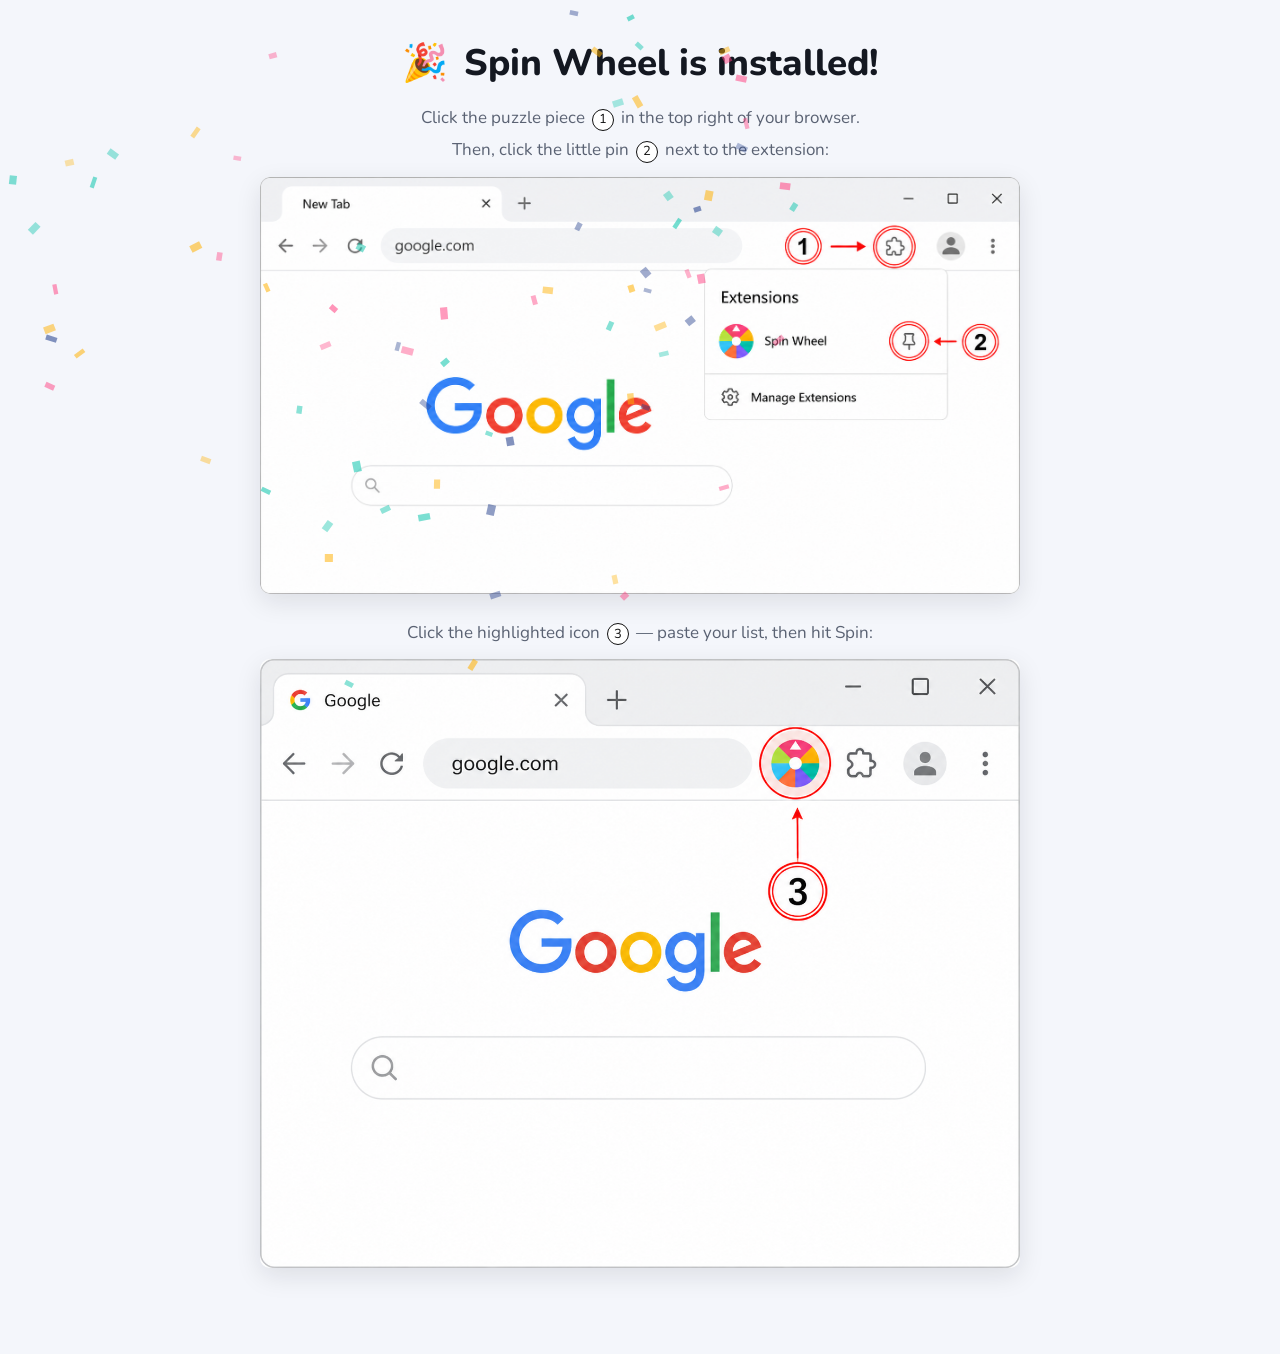
<file: index.html>
<!doctype html>
<html lang="en">
  <head>
    <meta charset="UTF-8" />
    <meta name="viewport" content="width=device-width, initial-scale=1" />
    <meta name="robots" content="noindex" />
    <title>Spin Wheel is installed</title>
    <link rel="icon" type="image/png" sizes="128x128" href="./icon128.png" />
    <link rel="stylesheet" href="./styles.css" />
  </head>
  <body>
    <canvas id="confetti-canvas" aria-hidden="true"></canvas>

    <main class="welcome-shell">
      <h1>
        <button class="party" id="confetti-trigger" type="button" aria-label="Celebrate again">🎉</button>
        Spin Wheel is installed!
      </h1>
      <p class="line">Click the puzzle piece <span class="n">1</span> in the top right of your browser.</p>
      <p class="line">Then, click the little pin <span class="n">2</span> next to the extension:</p>
      <img class="shot" src="./shot-pin.png" alt="Chrome window: the puzzle button (1) opens the light Extensions menu; the pin (2) next to Spin Wheel keeps its icon on the toolbar" />

      <p class="line">Click the highlighted icon <span class="n">3</span> — paste your list, then hit Spin:</p>
      <img class="shot" src="./shot-click.png" alt="Chrome window with the pinned Spin Wheel icon highlighted on the toolbar (3)" />
    </main>

    <script src="./welcome.js"></script>
  </body>
</html>
</file>
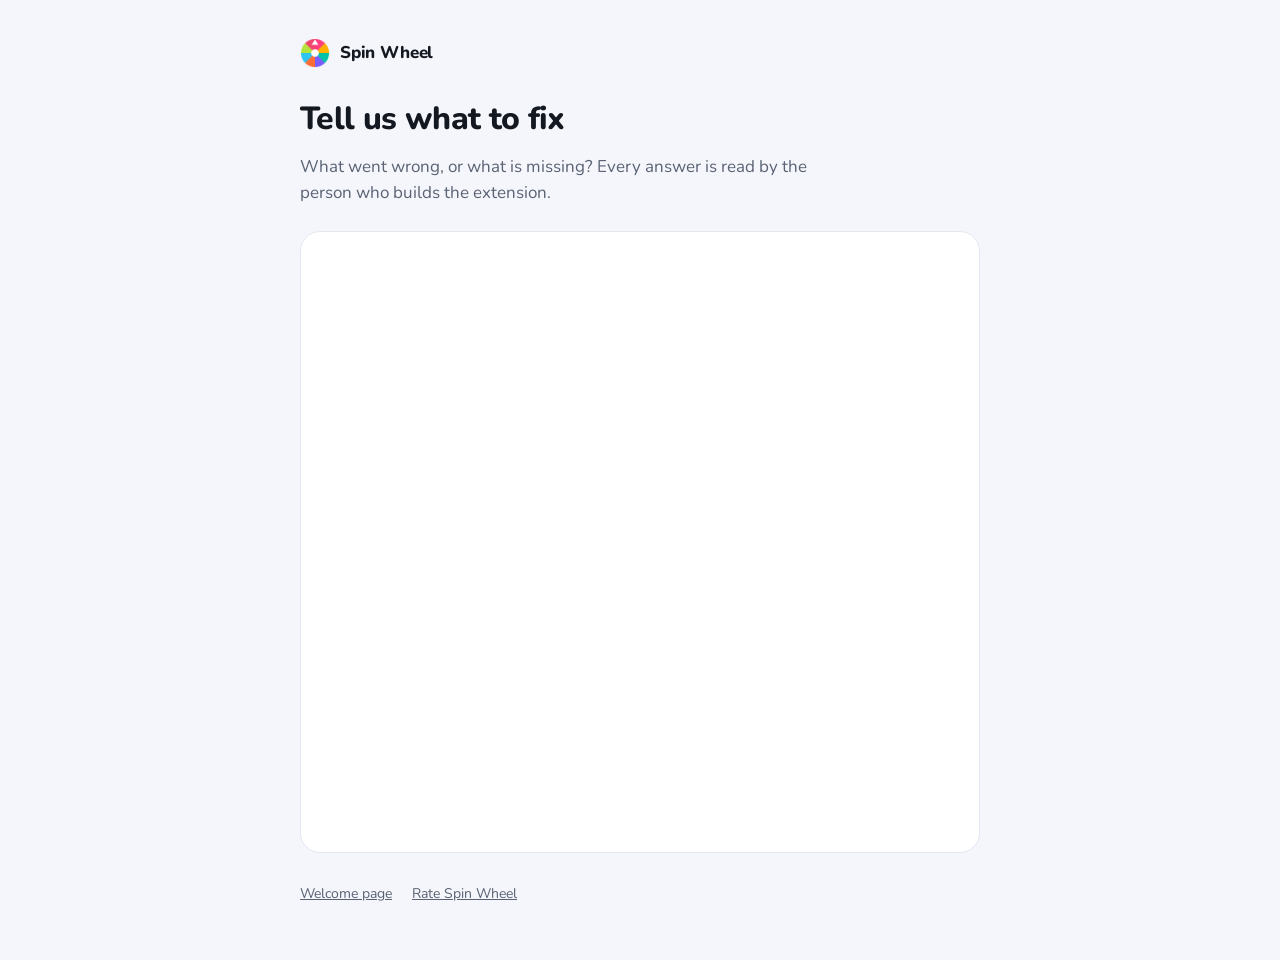
<file: feedback/index.html>
<!doctype html>
<html lang="en">
  <head>
    <meta charset="UTF-8" />
    <meta name="viewport" content="width=device-width, initial-scale=1" />
    <meta name="robots" content="noindex" />
    <meta name="description" content="Tell us what to improve in Spin Wheel." />
    <title>Spin Wheel — Feedback</title>
    <link rel="icon" type="image/png" sizes="128x128" href="../icon128.png" />
    <link rel="stylesheet" href="../service.css" />
  </head>
  <body>
    <main class="shell">
      <a class="brand" href="../">
        <img src="../icon128.png" width="30" height="30" alt="" />
        <span>Spin Wheel</span>
      </a>

      <h1>Tell us what to fix</h1>
      <p class="lead">What went wrong, or what is missing? Every answer is read by the person who builds the extension.</p>

      <div
        class="card form-frame"
        id="form-slot"
        data-form="feedbackForm"
        data-form-title="Spin Wheel feedback"
      >
        <p class="pending" id="pending-note" style="padding: 22px">
          <strong>The feedback form is not connected yet.</strong>
          Paste the feedback form URL into <code>config.js</code> and this page will embed it.
        </p>
      </div>

      <nav class="foot">
        <a href="../">Welcome page</a>
        <a href="../rate/">Rate Spin Wheel</a>
      </nav>
    </main>

    <script src="../config.js"></script>
    <script src="../embed-form.js"></script>
  </body>
</html>
</file>
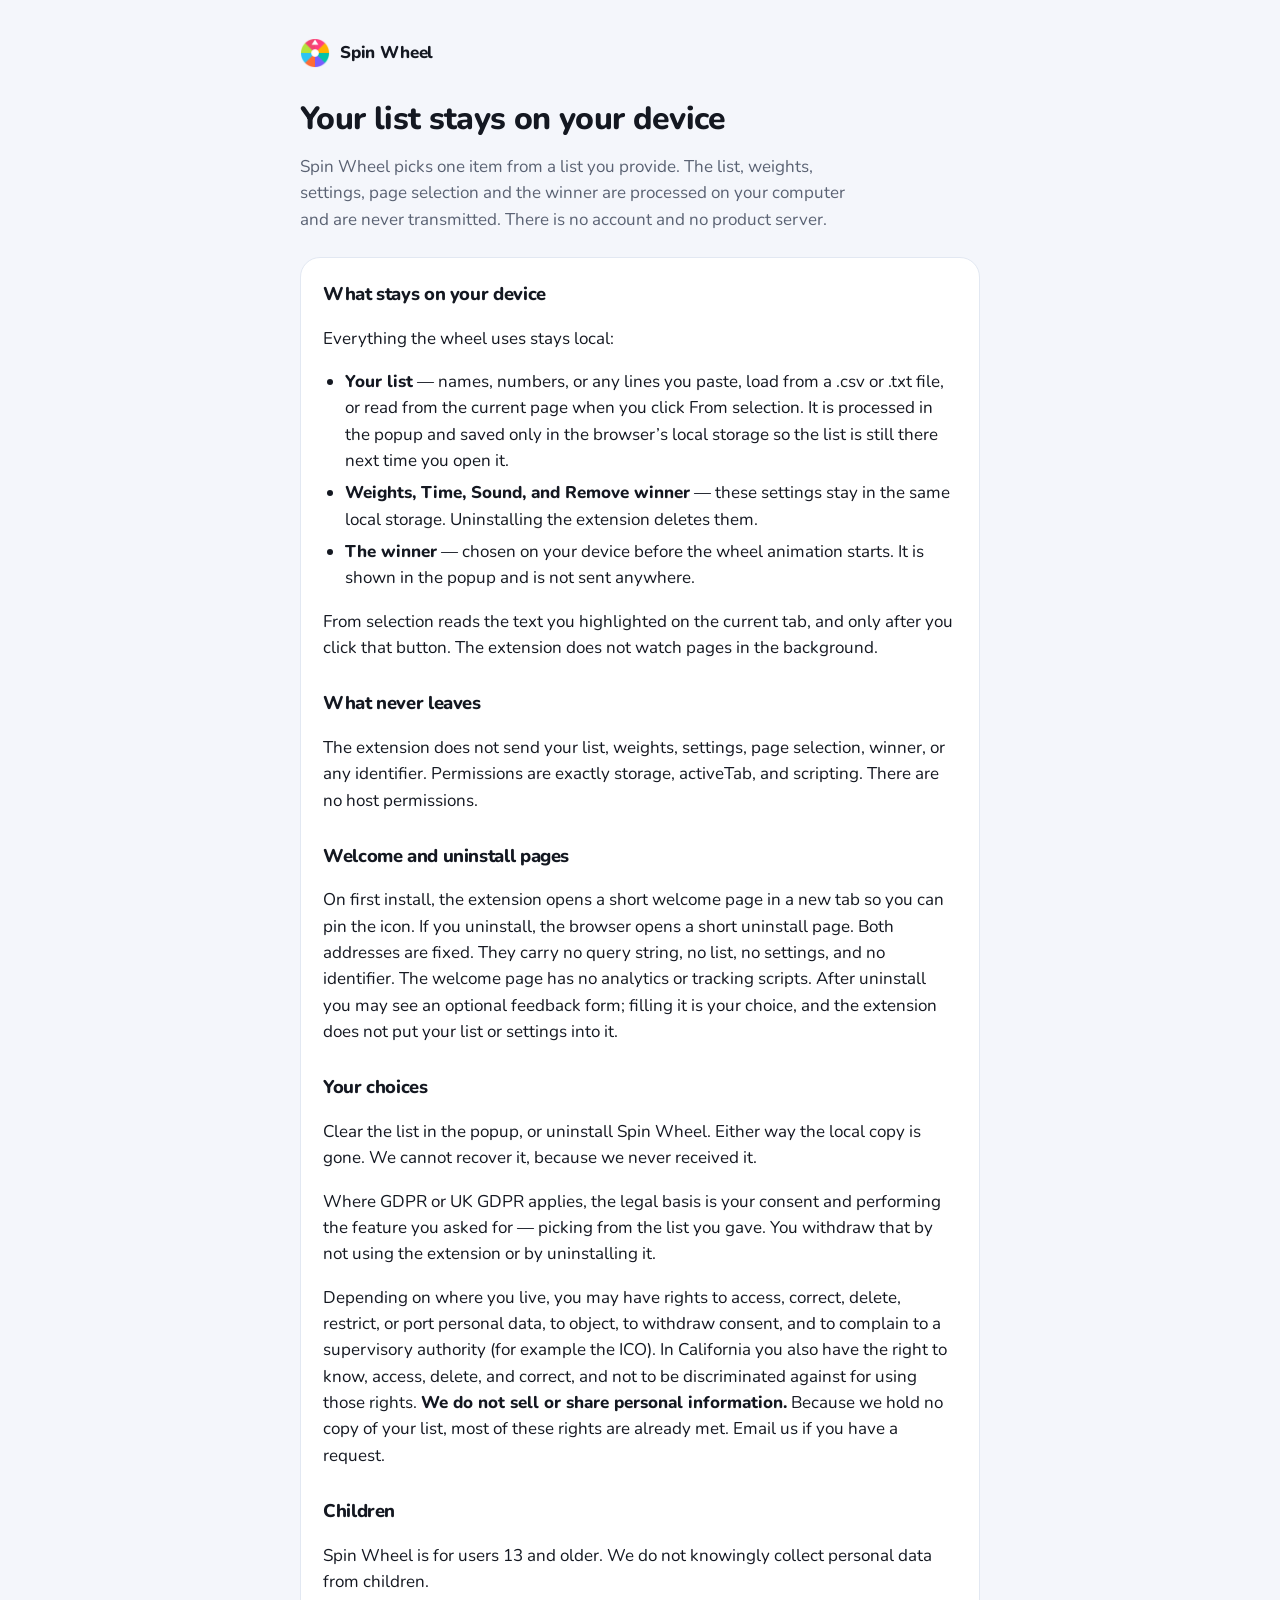
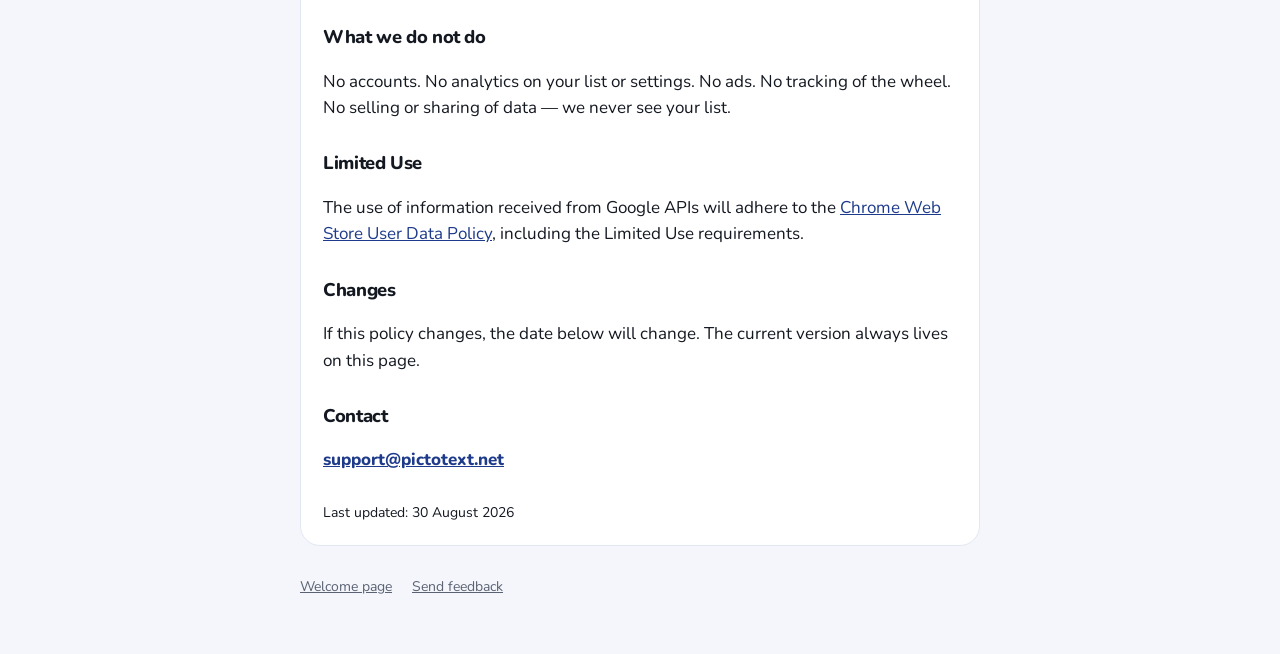
<file: policy/index.html>
<!doctype html>
<html lang="en">
  <head>
    <meta charset="UTF-8" />
    <meta name="viewport" content="width=device-width, initial-scale=1" />
    <meta name="description" content="Privacy policy for Spin Wheel. Your list, weights, settings and winner stay on your device and are never transmitted." />
    <title>Privacy Policy: Spin Wheel</title>
    <link rel="canonical" href="https://alkhimik888.github.io/welcomespin/policy/" />
    <meta property="og:title" content="Privacy Policy: Spin Wheel" />
    <meta property="og:description" content="Spin Wheel processes your list on your device. The list is never transmitted." />
    <meta property="og:type" content="website" />
    <meta property="og:url" content="https://alkhimik888.github.io/welcomespin/policy/" />
    <meta property="og:image" content="https://alkhimik888.github.io/welcomespin/icon128.png" />
    <link rel="icon" type="image/png" sizes="128x128" href="../icon128.png" />
    <link rel="stylesheet" href="../service.css" />
    <style>
      .card h2 { margin: 0 0 10px; font-size: 1.15rem; font-weight: 800; letter-spacing: -0.02em; }
      .card h2:not(:first-child) { margin-top: 28px; }
      .card p, .card li { color: var(--ink); }
      .card ul { margin: 0 0 12px; padding-left: 22px; }
      .card li { margin-bottom: 6px; }
      .updated { margin: 28px 0 0; color: var(--muted); font-size: 14px; }
    </style>
  </head>
  <body>
    <main class="shell">
      <a class="brand" href="../">
        <img src="../icon128.png" width="30" height="30" alt="" />
        <span>Spin Wheel</span>
      </a>

      <h1>Your list stays on your device</h1>
      <p class="lead">Spin Wheel picks one item from a list you provide. The list, weights, settings, page selection and the winner are processed on your computer and are never transmitted. There is no account and no product server.</p>

      <article class="card">
        <h2>What stays on your device</h2>
        <p>Everything the wheel uses stays local:</p>
        <ul>
          <li><strong>Your list</strong> — names, numbers, or any lines you paste, load from a .csv or .txt file, or read from the current page when you click From selection. It is processed in the popup and saved only in the browser’s local storage so the list is still there next time you open it.</li>
          <li><strong>Weights, Time, Sound, and Remove winner</strong> — these settings stay in the same local storage. Uninstalling the extension deletes them.</li>
          <li><strong>The winner</strong> — chosen on your device before the wheel animation starts. It is shown in the popup and is not sent anywhere.</li>
        </ul>
        <p>From selection reads the text you highlighted on the current tab, and only after you click that button. The extension does not watch pages in the background.</p>

        <h2>What never leaves</h2>
        <p>The extension does not send your list, weights, settings, page selection, winner, or any identifier. Permissions are exactly storage, activeTab, and scripting. There are no host permissions.</p>

        <h2>Welcome and uninstall pages</h2>
        <p>On first install, the extension opens a short welcome page in a new tab so you can pin the icon. If you uninstall, the browser opens a short uninstall page. Both addresses are fixed. They carry no query string, no list, no settings, and no identifier. The welcome page has no analytics or tracking scripts. After uninstall you may see an optional feedback form; filling it is your choice, and the extension does not put your list or settings into it.</p>

        <h2>Your choices</h2>
        <p>Clear the list in the popup, or uninstall Spin Wheel. Either way the local copy is gone. We cannot recover it, because we never received it.</p>
        <p>Where GDPR or UK GDPR applies, the legal basis is your consent and performing the feature you asked for — picking from the list you gave. You withdraw that by not using the extension or by uninstalling it.</p>
        <p>Depending on where you live, you may have rights to access, correct, delete, restrict, or port personal data, to object, to withdraw consent, and to complain to a supervisory authority (for example the ICO). In California you also have the right to know, access, delete, and correct, and not to be discriminated against for using those rights. <strong>We do not sell or share personal information.</strong> Because we hold no copy of your list, most of these rights are already met. Email us if you have a request.</p>

        <h2>Children</h2>
        <p>Spin Wheel is for users 13 and older. We do not knowingly collect personal data from children.</p>

        <h2>What we do not do</h2>
        <p>No accounts. No analytics on your list or settings. No ads. No tracking of the wheel. No selling or sharing of data — we never see your list.</p>

        <h2>Limited Use</h2>
        <p>The use of information received from Google APIs will adhere to the <a href="https://developer.chrome.com/docs/webstore/program-policies/limited-use/">Chrome Web Store User Data Policy</a>, including the Limited Use requirements.</p>

        <h2>Changes</h2>
        <p>If this policy changes, the date below will change. The current version always lives on this page.</p>

        <h2>Contact</h2>
        <p><a href="mailto:support@pictotext.net"><strong>support@pictotext.net</strong></a></p>

        <p class="updated">Last updated: 30 August 2026</p>
      </article>

      <nav class="foot">
        <a href="../">Welcome page</a>
        <a href="../feedback/">Send feedback</a>
      </nav>
    </main>
  </body>
</html>
</file>
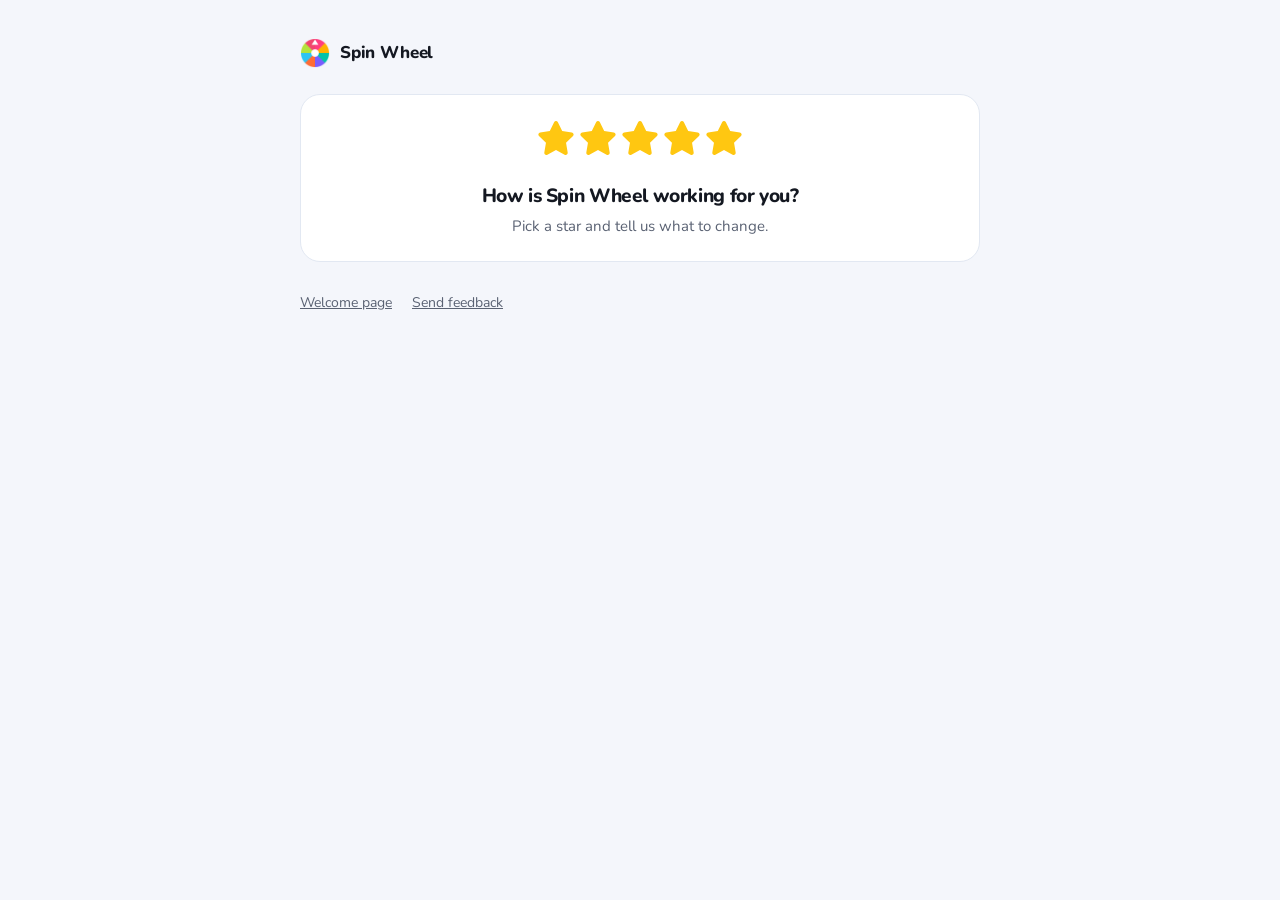
<file: rate/index.html>
<!doctype html>
<html lang="en">
  <head>
    <meta charset="UTF-8" />
    <meta name="viewport" content="width=device-width, initial-scale=1" />
    <meta name="robots" content="noindex" />
    <meta name="description" content="Rate Spin Wheel." />
    <title>Rate Spin Wheel</title>
    <link rel="icon" type="image/png" sizes="128x128" href="../icon128.png" />
    <link rel="stylesheet" href="../service.css" />
  </head>
  <body>
    <main class="shell">
      <a class="brand" href="../">
        <img src="../icon128.png" width="30" height="30" alt="" />
        <span>Spin Wheel</span>
      </a>

      <section class="card rate-card">
        <div class="full-stars">
          <div class="rating-group" id="rating-group">
            <input name="fst" value="5" type="radio" disabled checked />
            <label for="fst-1">
              <a class="star" data-stars="1" href="../feedback/" aria-label="1 star">
                <svg xmlns="http://www.w3.org/2000/svg" viewBox="0 0 576 512" aria-hidden="true"><path d="M259.3 17.8L194 150.2 47.9 171.5c-26.2 3.8-36.7 36.1-17.7 54.6l105.7 103-25 145.5c-4.5 26.3 23.2 46 46.4 33.7L288 439.6l130.7 68.7c23.2 12.2 50.9-7.4 46.4-33.7l-25-145.5 105.7-103c19-18.5 8.5-50.8-17.7-54.6L382 150.2 316.7 17.8c-11.7-23.6-45.6-23.9-57.4 0z"/></svg>
              </a>
            </label>
            <input name="fst" id="fst-1" value="1" type="radio" />
            <label for="fst-2">
              <a class="star" data-stars="2" href="../feedback/" aria-label="2 stars">
                <svg xmlns="http://www.w3.org/2000/svg" viewBox="0 0 576 512" aria-hidden="true"><path d="M259.3 17.8L194 150.2 47.9 171.5c-26.2 3.8-36.7 36.1-17.7 54.6l105.7 103-25 145.5c-4.5 26.3 23.2 46 46.4 33.7L288 439.6l130.7 68.7c23.2 12.2 50.9-7.4 46.4-33.7l-25-145.5 105.7-103c19-18.5 8.5-50.8-17.7-54.6L382 150.2 316.7 17.8c-11.7-23.6-45.6-23.9-57.4 0z"/></svg>
              </a>
            </label>
            <input name="fst" id="fst-2" value="2" type="radio" />
            <label for="fst-3">
              <a class="star" data-stars="3" href="../feedback/" aria-label="3 stars">
                <svg xmlns="http://www.w3.org/2000/svg" viewBox="0 0 576 512" aria-hidden="true"><path d="M259.3 17.8L194 150.2 47.9 171.5c-26.2 3.8-36.7 36.1-17.7 54.6l105.7 103-25 145.5c-4.5 26.3 23.2 46 46.4 33.7L288 439.6l130.7 68.7c23.2 12.2 50.9-7.4 46.4-33.7l-25-145.5 105.7-103c19-18.5 8.5-50.8-17.7-54.6L382 150.2 316.7 17.8c-11.7-23.6-45.6-23.9-57.4 0z"/></svg>
              </a>
            </label>
            <input name="fst" id="fst-3" value="3" type="radio" />
            <label for="fst-4">
              <a class="star" data-stars="4" href="../feedback/" aria-label="4 stars">
                <svg xmlns="http://www.w3.org/2000/svg" viewBox="0 0 576 512" aria-hidden="true"><path d="M259.3 17.8L194 150.2 47.9 171.5c-26.2 3.8-36.7 36.1-17.7 54.6l105.7 103-25 145.5c-4.5 26.3 23.2 46 46.4 33.7L288 439.6l130.7 68.7c23.2 12.2 50.9-7.4 46.4-33.7l-25-145.5 105.7-103c19-18.5 8.5-50.8-17.7-54.6L382 150.2 316.7 17.8c-11.7-23.6-45.6-23.9-57.4 0z"/></svg>
              </a>
            </label>
            <input name="fst" id="fst-4" value="4" type="radio" />
            <label for="fst-5">
              <a class="star" data-stars="5" href="../feedback/" aria-label="5 stars">
                <svg xmlns="http://www.w3.org/2000/svg" viewBox="0 0 576 512" aria-hidden="true"><path d="M259.3 17.8L194 150.2 47.9 171.5c-26.2 3.8-36.7 36.1-17.7 54.6l105.7 103-25 145.5c-4.5 26.3 23.2 46 46.4 33.7L288 439.6l130.7 68.7c23.2 12.2 50.9-7.4 46.4-33.7l-25-145.5 105.7-103c19-18.5 8.5-50.8-17.7-54.6L382 150.2 316.7 17.8c-11.7-23.6-45.6-23.9-57.4 0z"/></svg>
              </a>
            </label>
            <input name="fst" id="fst-5" value="5" type="radio" />
          </div>
        </div>

        <h1 class="rate-title">How is Spin Wheel working for you?</h1>
        <p class="rate-sub" id="rate-sub">Pick a star.</p>
      </section>

      <nav class="foot">
        <a href="../">Welcome page</a>
        <a href="../feedback/">Send feedback</a>
      </nav>
    </main>

    <script src="../config.js"></script>
    <script src="../rate.js"></script>
  </body>
</html>
</file>
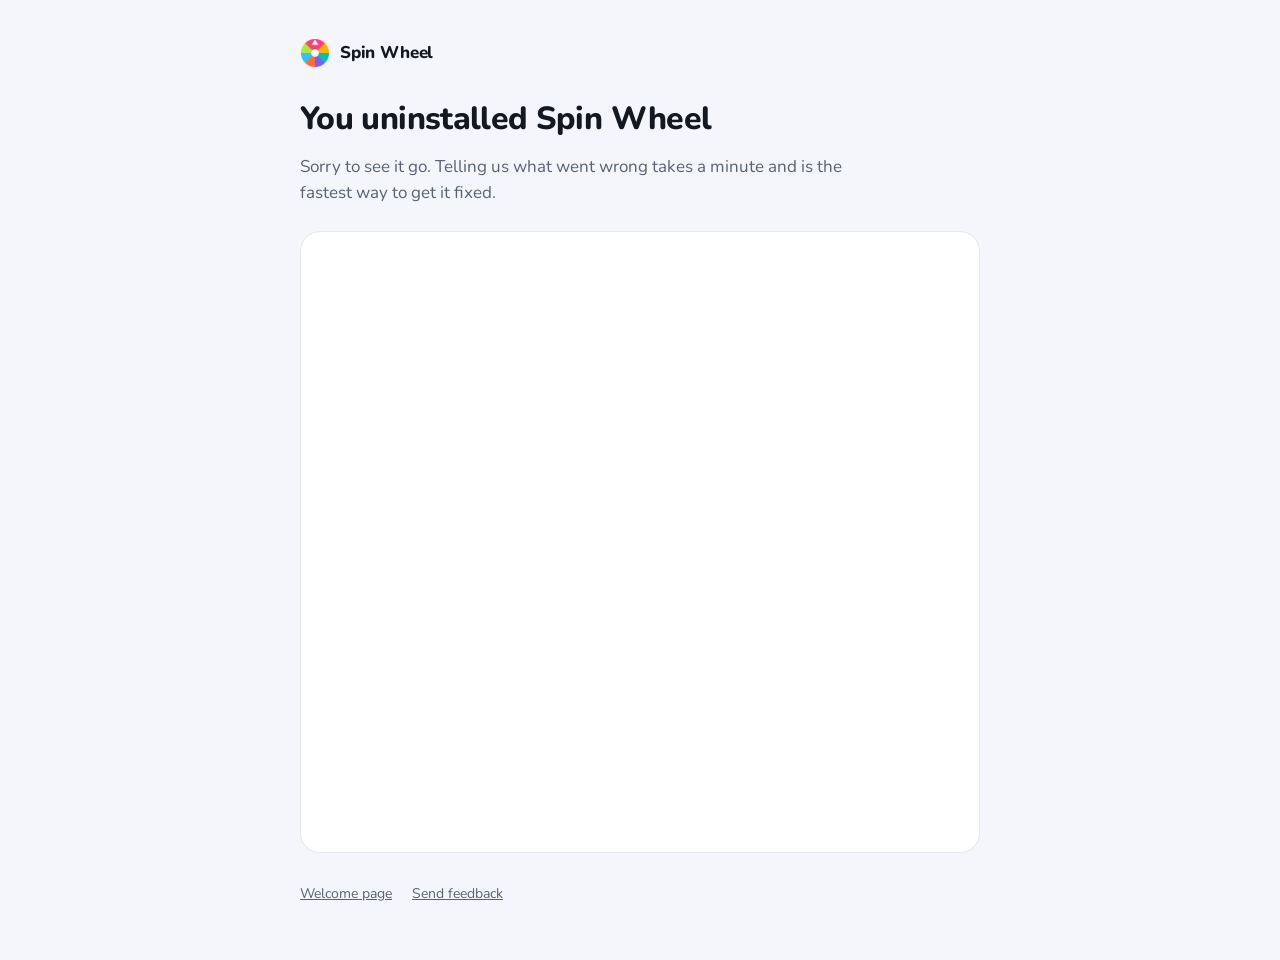
<file: uninstall/index.html>
<!doctype html>
<html lang="en">
  <head>
    <meta charset="UTF-8" />
    <meta name="viewport" content="width=device-width, initial-scale=1" />
    <meta name="robots" content="noindex" />
    <meta name="description" content="Tell us why you uninstalled Spin Wheel." />
    <title>You uninstalled Spin Wheel</title>
    <link rel="icon" type="image/png" sizes="128x128" href="../icon128.png" />
    <link rel="stylesheet" href="../service.css" />
  </head>
  <body>
    <main class="shell">
      <a class="brand" href="../">
        <img src="../icon128.png" width="30" height="30" alt="" />
        <span>Spin Wheel</span>
      </a>

      <h1>You uninstalled Spin Wheel</h1>
      <p class="lead">Sorry to see it go. Telling us what went wrong takes a minute and is the fastest way to get it fixed.</p>

      <div
        class="card form-frame"
        id="form-slot"
        data-form="uninstallForm"
        data-form-title="Why did you uninstall Spin Wheel"
      >
        <p class="pending" id="pending-note" style="padding: 22px">
          <strong>The survey form is not connected yet.</strong>
          Paste the uninstall form URL into <code>config.js</code> and this page will embed it.
        </p>
      </div>

      <nav class="foot">
        <a href="../">Welcome page</a>
        <a href="../feedback/">Send feedback</a>
      </nav>
    </main>

    <script src="../config.js"></script>
    <script src="../embed-form.js"></script>
  </body>
</html>
</file>
<file: styles.css>
@font-face {
  font-family: 'Nunito';
  font-style: normal;
  font-weight: 400;
  font-display: swap;
  src: url('./nunito-400.woff2') format('woff2');
}
@font-face {
  font-family: 'Nunito';
  font-style: normal;
  font-weight: 800;
  font-display: swap;
  src: url('./nunito-800.woff2') format('woff2');
}

/* Welcome canon (single template for every product; restyle via these tokens only). */
:root {
  --canvas: #f4f6fb;
  --ink: #141821;
  --muted: #5a6273;
  --accent: #1e3a8a;
  --step: #e53935; /* instruction red — must match the badges inside the shots */
  --sans: 'Nunito', ui-sans-serif, system-ui, sans-serif;
}

* { box-sizing: border-box; }
body {
  margin: 0;
  background: var(--canvas);
  color: var(--ink);
  font-family: var(--sans);
  font-size: 17px;
  line-height: 1.5;
}
#confetti-canvas { position: fixed; inset: 0; pointer-events: none; }

.welcome-shell {
  max-width: 940px;
  margin: 0 auto;
  padding: clamp(20px, 3vw, 36px) 20px 60px;
}
h1 {
  margin: 0 0 14px;
  text-align: center;
  font-size: clamp(1.5rem, 3vw, 2.3rem);
  font-weight: 800;
  text-wrap: balance;
}
.party { border: 0; background: none; font: inherit; cursor: pointer; padding: 0 6px 0 0; }
.line { margin: 6px 0; text-align: center; color: var(--muted); }
/* Owner word 29.08: plain black circles in the text lines, regular weight
   (diverges from the in-shot red instruction badges deliberately). */
.line .n {
  display: inline-grid;
  place-items: center;
  width: 22px;
  height: 22px;
  border-radius: 999px;
  background: #ffffff;
  color: #111111;
  border: 1.5px solid #111111;
  font-size: 13px;
  font-weight: 400;
  margin: 0 3px;
}
.shot {
  display: block;
  width: 100%;
  max-width: 760px;
  margin: 14px auto 26px;
  border-radius: 10px;
  box-shadow: 0 8px 26px rgba(20, 24, 33, 0.10);
}
@media (prefers-reduced-motion: reduce) { * { transition: none !important; animation: none !important; } }

.foot { margin-top: 28px; font-size: 14px; opacity: .72; text-align: center; }
.foot a { color: inherit; }
</file>
<file: service.css>
@font-face {
  font-family: 'Nunito';
  font-style: normal;
  font-weight: 400;
  font-display: swap;
  src: url('./nunito-400.woff2') format('woff2');
}
@font-face {
  font-family: 'Nunito';
  font-style: normal;
  font-weight: 800;
  font-display: swap;
  src: url('./nunito-800.woff2') format('woff2');
}

/* Service pages (uninstall / feedback / rate). Same tokens as the welcome page. */
:root {
  --canvas: #f4f6fb;
  --surface: #ffffff;
  --ink: #141821;
  --muted: #5a6273;
  --line: #e2e8f2;
  --accent: #1e3a8a;
  --accent-hover: #152a68;
  --on-accent: #ffffff;
  --star: #ff8400;
  --star-lit: #ffc711;
  --radius-card: 20px;
  --radius-control: 14px;
  --sans: 'Nunito', ui-sans-serif, system-ui, sans-serif;
}

* { box-sizing: border-box; }
body {
  margin: 0;
  background: var(--canvas);
  color: var(--ink);
  font-family: var(--sans);
  font-size: 17px;
  line-height: 1.55;
}
a { color: var(--accent); }

.shell {
  max-width: 720px;
  margin: 0 auto;
  padding: clamp(20px, 3vw, 40px) 20px 56px;
}

.brand {
  display: flex;
  align-items: center;
  gap: 10px;
  margin-bottom: 26px;
  text-decoration: none;
  color: inherit;
}
.brand img { width: 30px; height: 30px; display: block; }
.brand span { font-weight: 800; letter-spacing: -0.01em; }

h1 {
  margin: 0 0 10px;
  font-size: clamp(1.45rem, 2.6vw, 2rem);
  font-weight: 800;
  letter-spacing: -0.02em;
  text-wrap: balance;
}
.lead { margin: 0 0 24px; color: var(--muted); max-width: 56ch; }

.card {
  background: var(--surface);
  border: 1px solid var(--line);
  border-radius: var(--radius-card);
  padding: 22px;
}
.form-frame { padding: 0; overflow: hidden; }
.form-frame iframe { display: block; width: 100%; height: 620px; border: 0; }

/* Shown when config.js still carries a PENDING_OWNER placeholder. */
.pending {
  margin: 0;
  color: var(--muted);
}
.pending strong { color: var(--ink); }

.foot {
  margin-top: 30px;
  display: flex;
  gap: 20px;
  flex-wrap: wrap;
  font-size: 14px;
}
.foot a { color: var(--muted); }

/* Rate-us: star gating. 1-3 stars go to the private feedback form,
   4-5 stars go to the public Chrome Web Store reviews page. */
.rate-card { text-align: center; }
.full-stars .rating-group { display: inline-flex; }
.full-stars input { position: absolute; left: -9999px; }
.full-stars label { margin: 0; cursor: pointer; }
.full-stars label a svg {
  margin: 2px;
  height: 38px;
  width: 38px;
  fill: var(--star);
  transition: fill 0.3s;
}
.full-stars input:checked ~ label a svg { fill: var(--star-lit); }
.full-stars .rating-group:hover label a svg { fill: var(--star); }
.full-stars .rating-group input:hover ~ label a svg { fill: var(--star-lit); }

.rate-title { margin: 14px 0 4px; font-size: 1.2rem; font-weight: 800; }
.rate-sub { margin: 0; color: var(--muted); font-size: 15px; }

.button {
  display: inline-block;
  margin-top: 18px;
  padding: 11px 22px;
  border-radius: var(--radius-control);
  background: var(--accent);
  color: var(--on-accent);
  font-weight: 800;
  text-decoration: none;
}
.button:hover { background: var(--accent-hover); }

a:focus-visible, button:focus-visible {
  outline: 2px solid var(--accent);
  outline-offset: 3px;
  border-radius: var(--radius-control);
}

@media (prefers-reduced-motion: reduce) { * { transition: none !important; animation: none !important; } }
</file>
